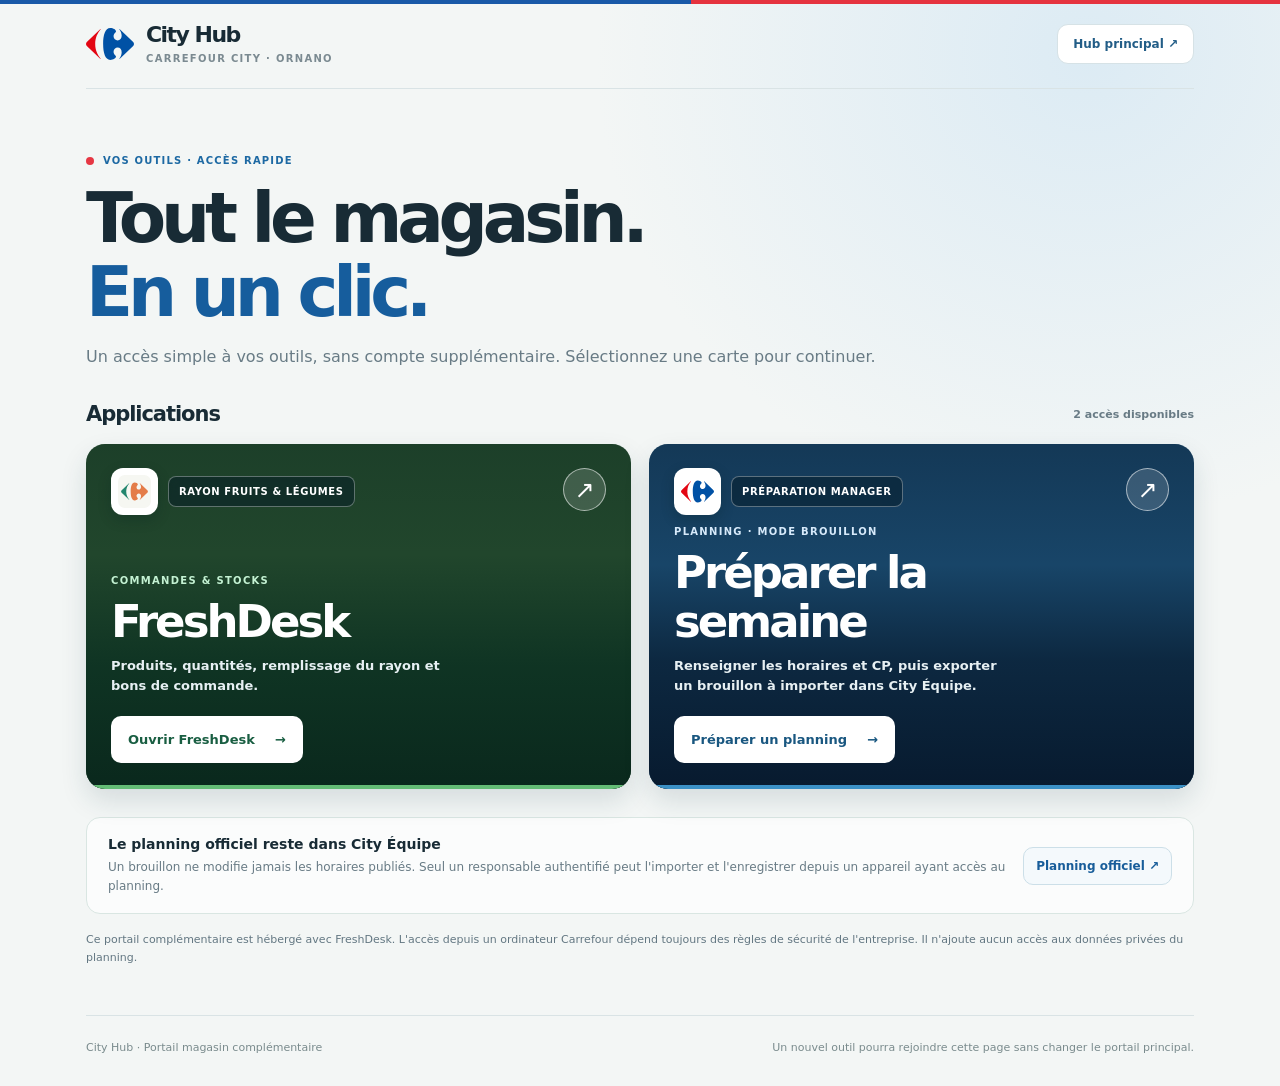
<file: hub/index.html>
<!doctype html>
<html lang="fr">
<head>
<meta charset="utf-8">
<meta name="viewport" content="width=device-width,initial-scale=1,viewport-fit=cover">
<meta name="theme-color" content="#f2f6f5">
<meta name="referrer" content="strict-origin-when-cross-origin">
<title>City Hub · Accès magasin</title>
<meta name="description" content="Accès simple aux outils Carrefour City : FreshDesk et préparation des plannings.">
<link rel="icon" href="./logo-city.svg" type="image/svg+xml">
<style>
:root{font-family:system-ui,-apple-system,"Segoe UI",sans-serif;--ink:#182b35;--muted:#687b85;--blue:#165d9d;--line:#d9e3e5;--bg:#f3f6f5}
*{box-sizing:border-box}body{background:radial-gradient(ellipse at 85% 5%,#dcebf4,transparent 32%),var(--bg);margin:0;color:var(--ink);-webkit-font-smoothing:antialiased;min-height:100vh}body::before{content:"";position:absolute;inset:0 0 auto;height:4px;background:linear-gradient(90deg,#1959a8 0 54%,#e5333f 54%)}a{color:inherit;text-decoration:none}a:focus-visible,button:focus-visible{outline:3px solid #1672d4;outline-offset:4px}.shell{max-width:1220px;margin:0 auto;padding:0 clamp(17px,4.5vw,56px)}header{height:89px;border-bottom:1px solid var(--line);display:flex;align-items:center;gap:16px;justify-content:space-between}.brand{display:flex;align-items:center;gap:12px}.brand img{width:48px;height:48px;object-fit:contain}.brand strong{display:block;font-size:22px;line-height:1;letter-spacing:-.07em}.brand small{display:block;color:#7b8a91;font-size:10px;letter-spacing:.13em;font-weight:800;margin-top:7px}.header-link{border:1px solid #d6e2e6;border-radius:11px;padding:12px 15px;color:#225d87;font-size:12px;font-weight:800;background:#fff}.header-link:hover{background:#e9f3fa}.intro{padding:clamp(37px,5.7vw,66px) 0 33px;max-width:800px}.overline{font-size:10px;letter-spacing:.12em;font-weight:900;color:#1d69a3;display:flex;align-items:center;gap:9px}.overline::before{content:"";width:8px;height:8px;border-radius:50%;background:#e63743}.intro h1{font-size:clamp(37px,5.6vw,69px);line-height:1.07;letter-spacing:-.075em;margin:16px 0 14px;font-weight:850}.intro h1 span{color:var(--blue)}.intro p{font-size:clamp(13px,1.5vw,16px);color:var(--muted);line-height:1.6;margin:0}.title-row{display:flex;justify-content:space-between;align-items:center;gap:14px;margin-bottom:18px}.title-row h2{font-size:21px;letter-spacing:-.05em;margin:0}.title-row small{color:var(--muted);font-size:11px;font-weight:700}.cards{display:grid;grid-template-columns:repeat(2,minmax(0,1fr));gap:18px}.card{position:relative;isolation:isolate;overflow:hidden;min-height:345px;border-radius:19px;display:flex;flex-direction:column;justify-content:space-between;padding:24px 25px 26px;background:#184568;color:#fff;box-shadow:0 12px 27px #153a4b22;transition:transform .25s,box-shadow .25s}.card:hover{transform:translateY(-4px);box-shadow:0 20px 38px #173e512b}.card::before{content:"";z-index:-1;position:absolute;inset:0;pointer-events:none;background:linear-gradient(180deg,#0c213659,#0c243500 35%,#081c30b5 63%,#07192df8),url('https://images.unsplash.com/photo-1534723452862-4c874018d66d?auto=format&fit=crop&w=1350&q=80') center/cover no-repeat}.card.fle{background:#21462c}.card.fle::before{background:linear-gradient(180deg,#102e2245,#0a351100 32%,#062b1fa8 64%,#09271cf8),url('https://images.unsplash.com/photo-1542838132-92c53300491e?auto=format&fit=crop&w=1350&q=80') center/cover no-repeat}.card::after{content:"";position:absolute;left:0;right:0;bottom:0;height:4px;background:#3b91c6}.card.fle::after{background:#64bc76}.card-top{display:flex;justify-content:space-between;align-items:start;gap:10px}.mini-brand{display:inline-flex;gap:10px;align-items:center}.mini-brand img{width:47px;height:47px;object-fit:contain;border-radius:12px;background:#fff;padding:7px;box-shadow:0 5px 13px #071f203e}.mini-brand span{border-radius:8px;display:inline-block;padding:9px 10px;background:#051b2680;border:1px solid #ffffff54;font-size:10px;font-weight:800;letter-spacing:.06em;backdrop-filter:blur(8px)}.arrow{font-size:24px;display:grid;place-items:center;width:43px;height:43px;border:1px solid #ffffff8e;border-radius:50%;background:#ffffff27}.copy{max-width:450px}.copy small{font-size:10px;letter-spacing:.13em;color:#d7eafb;font-weight:850}.card.fle .copy small{color:#c4f2d3}.copy h3{font-size:clamp(29px,3.8vw,45px);margin:9px 0 9px;letter-spacing:-.066em;line-height:1.1}.copy p{font-size:13px;font-weight:590;color:#e7f0f3;line-height:1.55;max-width:345px;margin:0 0 20px}.action{display:inline-flex;align-items:center;justify-content:space-between;gap:20px;min-height:47px;padding:11px 17px;background:#fff;border-radius:10px;color:#195780;font-size:13px;font-weight:850}.fle .action{color:#195e42}.note{margin:28px 0 0;border:1px solid #d9e6e2;border-radius:14px;background:#ffffffba;padding:18px 21px;display:flex;gap:14px;justify-content:space-between;align-items:center}.note strong{display:block;font-size:14px}.note p{font-size:12px;color:var(--muted);margin:6px 0 0;line-height:1.55}.note a{flex:none;color:#185d9a;font-size:12px;font-weight:800;padding:11px 12px;border:1px solid #ccdfe8;border-radius:10px;background:#f4f9fc}.note a:hover{background:#e8f2fa}footer{margin-top:48px;padding:25px 0 32px;border-top:1px solid var(--line);font-size:11px;color:#7a8b8d;display:flex;justify-content:space-between;gap:15px}.hint{margin-top:17px;font-size:11px;color:#637782;line-height:1.6}@media(max-width:740px){header{height:74px}.brand img{width:41px;height:41px}.brand strong{font-size:19px}.header-link{font-size:11px;padding:10px}.intro{padding:35px 0 29px}.intro h1{font-size:clamp(36px,9vw,52px)}.cards{grid-template-columns:1fr;gap:13px}.card{min-height:289px;padding:18px 19px 20px}.copy h3{font-size:33px}.note{display:block;padding:16px 17px}.note a{display:inline-block;margin-top:11px}footer{display:block;margin-top:34px}.footer-tip{display:block;margin-top:8px}}@media(prefers-reduced-motion:reduce){.card{transition:none}.card:hover{transform:none}}
</style>
</head>
<body>
<div class="shell">
<header>
<a class="brand" href="./" aria-label="City Hub, accueil"><img src="./logo-city.svg" alt=""><span><strong>City Hub</strong><small>CARREFOUR CITY · ORNANO</small></span></a>
<a class="header-link" href="https://city-ornano.fr/" title="Site principal (peut être filtré sur le réseau du magasin)">Hub principal ↗</a>
</header>
<main>
<section class="intro"><span class="overline">VOS OUTILS · ACCÈS RAPIDE</span><h1>Tout le magasin.<br><span>En un clic.</span></h1><p>Un accès simple à vos outils, sans compte supplémentaire. Sélectionnez une carte pour continuer.</p></section>
<section aria-labelledby="apps-title">
<div class="title-row"><h2 id="apps-title">Applications</h2><small>2 accès disponibles</small></div>
<div class="cards">
<a class="card fle" href="../" aria-label="Ouvrir FreshDesk, commandes de fruits et légumes"><div class="card-top"><span class="mini-brand"><img src="../brand-fresh.svg" alt=""><span>RAYON FRUITS & LÉGUMES</span></span><span class="arrow" aria-hidden="true">↗</span></div><div class="copy"><small>COMMANDES & STOCKS</small><h3>FreshDesk</h3><p>Produits, quantités, remplissage du rayon et bons de commande.</p><span class="action">Ouvrir FreshDesk <span aria-hidden="true">→</span></span></div></a>
<a class="card" href="./preparation.html" aria-label="Ouvrir un brouillon de planning hebdomadaire"><div class="card-top"><span class="mini-brand"><img src="./logo-city.svg" alt=""><span>PRÉPARATION MANAGER</span></span><span class="arrow" aria-hidden="true">↗</span></div><div class="copy"><small>PLANNING · MODE BROUILLON</small><h3>Préparer la semaine</h3><p>Renseigner les horaires et CP, puis exporter un brouillon à importer dans City Équipe.</p><span class="action">Préparer un planning <span aria-hidden="true">→</span></span></div></a>
</div>
</section>
<section class="note" aria-label="À savoir"><div><strong>Le planning officiel reste dans City Équipe</strong><p>Un brouillon ne modifie jamais les horaires publiés. Seul un responsable authentifié peut l'importer et l'enregistrer depuis un appareil ayant accès au planning.</p></div><a href="https://planning.city-ornano.fr/">Planning officiel ↗</a></section>
<p class="hint">Ce portail complémentaire est hébergé avec FreshDesk. L'accès depuis un ordinateur Carrefour dépend toujours des règles de sécurité de l'entreprise. Il n'ajoute aucun accès aux données privées du planning.</p>
</main>
<footer><span>City Hub · Portail magasin complémentaire</span><span class="footer-tip">Un nouvel outil pourra rejoindre cette page sans changer le portail principal.</span></footer>
</div>
</body>
</html>
</file>
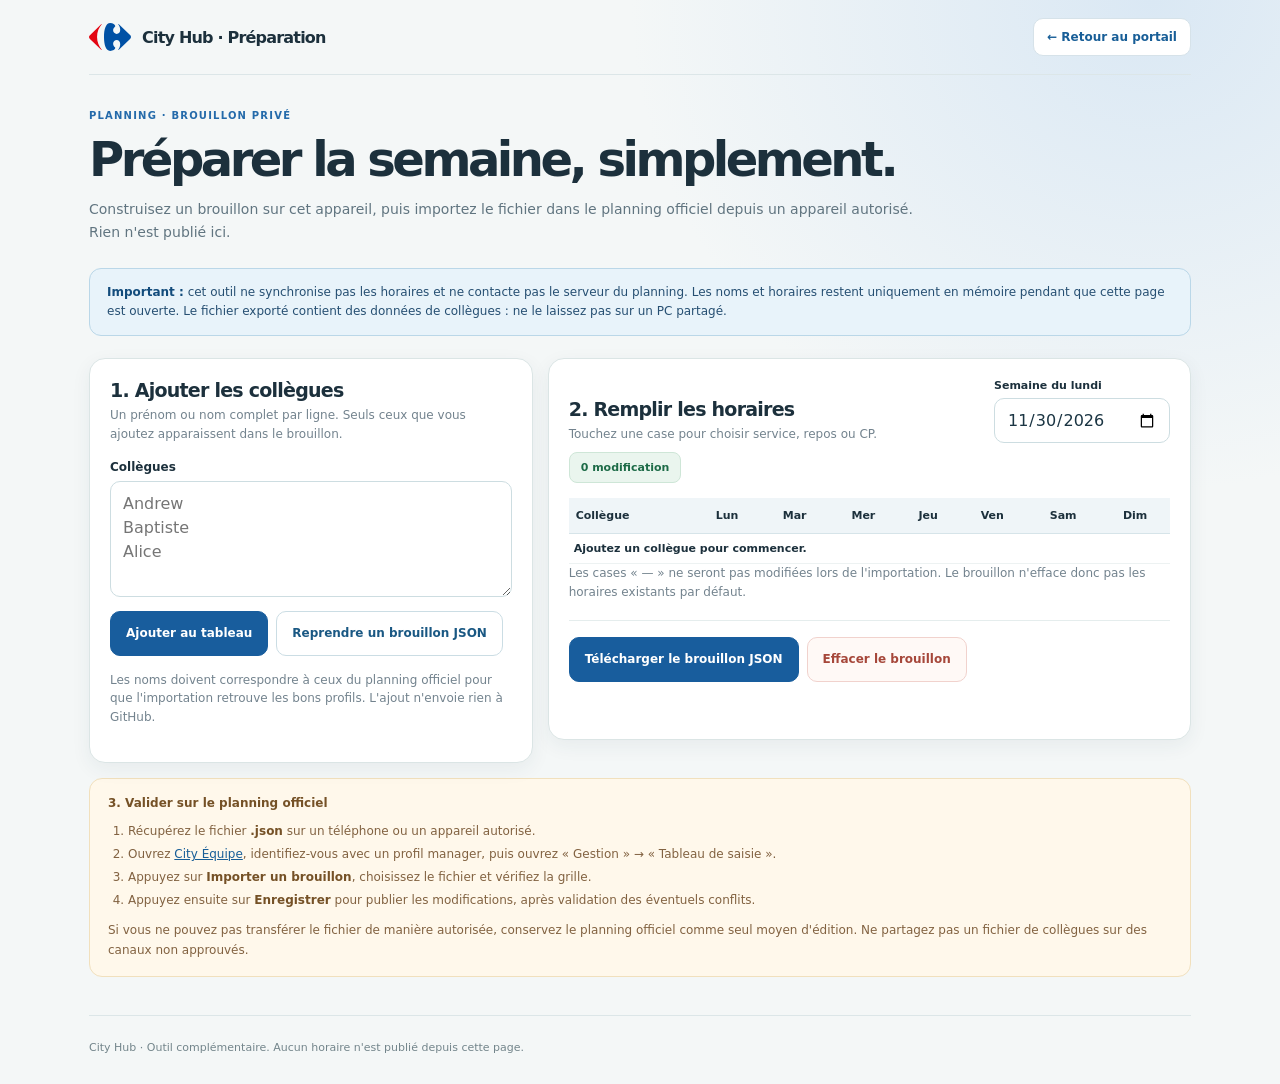
<file: hub/preparation.html>
<!doctype html>
<html lang="fr">
<head>
<meta charset="utf-8">
<meta name="viewport" content="width=device-width,initial-scale=1,viewport-fit=cover">
<meta name="theme-color" content="#163c66">
<meta name="referrer" content="no-referrer">
<title>Préparer un planning · City Hub</title>
<meta name="description" content="Préparer un brouillon hebdomadaire sans connexion au planning privé, puis l'importer avec l'accès manager.">
<link rel="icon" href="./logo-city.svg" type="image/svg+xml">
<style>
:root{font-family:system-ui,-apple-system,"Segoe UI",sans-serif;color:#1c303c;--blue:#1e66a4;--line:#dce6e8;--grey:#6e818d;background:#f4f7f7}*{box-sizing:border-box}body{margin:0;background:radial-gradient(ellipse at 90% 0,#dae8f4,transparent 32%),#f4f7f7}a{color:#185e97}button,input,textarea,select{font:inherit}button{cursor:pointer}button:disabled{cursor:not-allowed;opacity:.5}button:focus-visible,a:focus-visible,input:focus-visible,textarea:focus-visible,select:focus-visible{outline:3px solid #287ac4;outline-offset:2px}.shell{max-width:1190px;margin:0 auto;padding:0 clamp(13px,3.6vw,44px)}.header{height:75px;border-bottom:1px solid var(--line);display:flex;align-items:center;justify-content:space-between;gap:14px}.brand{display:flex;align-items:center;gap:11px;text-decoration:none;color:#1c303c;font-weight:850;letter-spacing:-.05em}.brand img{width:42px;height:42px;object-fit:contain}.header .back{font-size:12px;text-decoration:none;font-weight:800;background:#fff;border:1px solid #d6e2e9;border-radius:10px;padding:11px 13px}.hero{padding:35px 0 25px;max-width:840px}.eyebrow{font-size:10px;letter-spacing:.12em;color:#246aaa;font-weight:900}.hero h1{font-size:clamp(29px,4.4vw,48px);letter-spacing:-.073em;line-height:1.15;margin:11px 0}.hero p{font-size:14px;line-height:1.6;color:#617580;margin:0}.notice{background:#e8f3fa;border:1px solid #bad7e8;color:#264f72;padding:14px 17px;border-radius:12px;font-size:12px;line-height:1.6;margin:0 0 22px}.notice strong{color:#134c7c}.steps{display:grid;grid-template-columns:minmax(0,1fr) minmax(0,1.45fr);align-items:start;gap:15px}.panel{background:#fff;border:1px solid #dbe5e5;border-radius:16px;box-shadow:0 6px 19px #1b3b4910;min-width:0;padding:20px}.panel h2{font-size:19px;letter-spacing:-.04em;margin:0 0 5px}.panel p{color:#73838e;font-size:12px;line-height:1.55;margin:0 0 16px}.label{display:block;font-size:12px;font-weight:800;margin:13px 0 7px}.field{border:1px solid #cddde1;border-radius:10px;background:#fff;min-height:45px;padding:10px 12px;color:#1b3543;max-width:100%;width:100%}textarea.field{min-height:116px;resize:vertical;line-height:1.5}.controls{display:flex;gap:8px;flex-wrap:wrap;align-items:center}.btn{display:inline-flex;justify-content:center;align-items:center;gap:8px;padding:11px 15px;min-height:45px;border-radius:10px;font-size:12px;font-weight:850;border:1px solid #cbdde4;background:#fff;color:#1a5883}.btn:hover{background:#eaf4fa}.btn.primary{background:#185d9d;border-color:#185d9d;color:#fff}.btn.primary:hover{background:#114d82}.btn.danger{border-color:#f1d2cd;color:#a6473a;background:#fff9f6}.btn.full{width:100%}.helper{font-size:11px;color:#7b8991;line-height:1.55;margin-top:10px}.roster{margin:15px 0 0;padding:0;list-style:none;display:flex;flex-wrap:wrap;gap:6px}.roster li{display:inline-flex;align-items:center;gap:6px;background:#e7f1f9;border:1px solid #d2e6f1;border-radius:8px;color:#235f89;font-size:11px;padding:5px 8px;font-weight:750}.roster li button{border:0;background:transparent;color:#8f4c41;font-size:15px;font-weight:850;min-width:26px;min-height:26px}.weekbar{display:flex;justify-content:space-between;align-items:end;gap:9px;flex-wrap:wrap;margin-bottom:15px}.weekbar .date-field{max-width:180px}.date-field label{display:block;font-size:11px;font-weight:850;margin-bottom:6px}.count{background:#eaf5ee;color:#1d6b47;border:1px solid #cee6d7;padding:8px 11px;border-radius:8px;font-size:11px;font-weight:850}.sheet-scroller{overflow-x:auto;overscroll-behavior-inline:contain;-webkit-overflow-scrolling:touch}.sheet{width:100%;min-width:600px;border-spacing:0;border-collapse:separate;font-size:11px}.sheet th{padding:11px 7px;background:#eff5f8;border-bottom:1px solid #d6e4e9;font-size:11px;text-align:center}.sheet th:first-child{text-align:left;width:125px}.sheet td{padding:8px 5px;border-bottom:1px solid #edf2f2;text-align:center}.sheet td:first-child{text-align:left;font-weight:800;max-width:138px;overflow-wrap:anywhere}.cell{border:1px solid #dae6eb;background:#f8fbfc;border-radius:8px;padding:8px 5px;min-height:47px;min-width:64px;width:100%;color:#486a7a;font-size:10px;font-weight:750;line-height:1.35}.cell:hover{border-color:#8bbad6;background:#eff7fb}.cell.service{background:#e6f2fc;border-color:#b6d7ee;color:#155b92}.cell.cp{background:#e5edec;border-color:#cedcdb;color:#426f64}.cell.repos{background:#f1f2f3;border-color:#dbdfe3;color:#6b7b87}.actions{margin-top:18px;padding-top:16px;border-top:1px solid #e5eded}.status{margin:12px 0 0;font-size:12px;color:#336145;min-height:21px}.status.error{color:#aa4439}.infobox{margin-top:15px;background:#fff8eb;border:1px solid #f1e0bd;border-radius:13px;padding:15px 18px;font-size:12px;line-height:1.65;color:#826241}.infobox strong{color:#755126}.infobox ol{padding-left:20px;margin:8px 0 0}.infobox li{margin:3px 0}.dialog{max-width:450px;width:calc(100% - 26px);border:1px solid #d4e1e7;border-radius:16px;box-shadow:0 24px 70px #102e4854;padding:22px;background:#fff;color:#1b303c}.dialog::backdrop{background:#0e2635a0}.dialog h2{font-size:23px;letter-spacing:-.05em;margin:0 0 8px}.dialog p{font-size:12px;color:#627782;margin:0 0 18px}.dialog .choice{display:flex;gap:9px;flex-wrap:wrap}.choice label{display:inline-flex;align-items:center;gap:5px;border:1px solid #d6e5e7;padding:10px 12px;border-radius:9px;font-size:12px;font-weight:750;cursor:pointer}.time-row{display:grid;grid-template-columns:1fr 1fr;gap:10px;margin-top:11px}.presets{display:flex;gap:6px;flex-wrap:wrap;margin-top:10px}.presets button{font-size:10px;font-weight:750;border:1px solid #cbdfea;background:#f2f8fc;border-radius:8px;padding:8px 9px;min-height:36px;color:#205982}.footer-controls{margin-top:18px;display:flex;gap:9px;justify-content:flex-end}.footer{font-size:11px;color:#73858b;border-top:1px solid var(--line);padding:25px 0 30px;margin-top:38px}@media(max-width:900px){.steps{grid-template-columns:1fr}.panel{padding:17px}.sheet{min-width:620px}}@media(max-width:430px){.header{height:67px}.brand img{width:34px;height:34px}.brand{font-size:13px}.hero{padding:28px 0 21px}.hero h1{font-size:31px}.controls .btn{flex:1}.time-row{grid-template-columns:1fr 1fr}}@media(prefers-reduced-motion:reduce){*,*::before,*::after{scroll-behavior:auto!important;transition:none!important}}
</style>
</head>
<body>
<div class="shell">
<header class="header"><a class="brand" href="./"><img src="./logo-city.svg" alt=""><span>City Hub · Préparation</span></a><a href="./" class="back">← Retour au portail</a></header>
<main>
<section class="hero"><div class="eyebrow">PLANNING · BROUILLON PRIVÉ</div><h1>Préparer la semaine, simplement.</h1><p>Construisez un brouillon sur cet appareil, puis importez le fichier dans le planning officiel depuis un appareil autorisé. Rien n'est publié ici.</p></section>
<div class="notice" role="note"><strong>Important :</strong> cet outil ne synchronise pas les horaires et ne contacte pas le serveur du planning. Les noms et horaires restent uniquement en mémoire pendant que cette page est ouverte. Le fichier exporté contient des données de collègues : ne le laissez pas sur un PC partagé.</div>
<div class="steps">
<section class="panel" aria-labelledby="team-title"><h2 id="team-title">1. Ajouter les collègues</h2><p>Un prénom ou nom complet par ligne. Seuls ceux que vous ajoutez apparaissent dans le brouillon.</p>
<label class="label" for="teamInput">Collègues</label><textarea id="teamInput" class="field" placeholder="Andrew&#10;Baptiste&#10;Alice" maxlength="4000"></textarea>
<div class="controls" style="margin-top:10px"><button class="btn primary" id="addTeam" type="button">Ajouter au tableau</button><button class="btn" id="openDraft" type="button">Reprendre un brouillon JSON</button><input id="draftInput" type="file" accept=".json,application/json" hidden></div>
<ul id="roster" class="roster" aria-label="Collègues ajoutés"></ul>
<p class="helper">Les noms doivent correspondre à ceux du planning officiel pour que l'importation retrouve les bons profils. L'ajout n'envoie rien à GitHub.</p>
</section>
<section class="panel" aria-labelledby="schedule-title"><div class="weekbar"><div><h2 id="schedule-title">2. Remplir les horaires</h2><p style="margin:5px 0 0">Touchez une case pour choisir service, repos ou CP.</p></div><div class="date-field"><label for="weekInput">Semaine du lundi</label><input id="weekInput" type="date" class="field"></div><div class="count" id="dirtyCount">0 modification</div></div>
<div class="sheet-scroller"><table class="sheet" aria-label="Semaine à préparer"><thead><tr><th scope="col">Collègue</th><th scope="col">Lun</th><th scope="col">Mar</th><th scope="col">Mer</th><th scope="col">Jeu</th><th scope="col">Ven</th><th scope="col">Sam</th><th scope="col">Dim</th></tr></thead><tbody id="shiftRows"><tr><td colspan="8">Ajoutez un collègue pour commencer.</td></tr></tbody></table></div>
<p class="helper">Les cases « — » ne seront pas modifiées lors de l'importation. Le brouillon n'efface donc pas les horaires existants par défaut.</p>
<div class="actions"><div class="controls"><button class="btn primary" id="exportDraft" type="button">Télécharger le brouillon JSON</button><button class="btn danger" id="clearDraft" type="button">Effacer le brouillon</button></div><p class="status" id="status" role="status" aria-live="polite"></p></div>
</section>
</div>
<section class="infobox" aria-labelledby="handoff-title"><strong id="handoff-title">3. Valider sur le planning officiel</strong><ol><li>Récupérez le fichier <strong>.json</strong> sur un téléphone ou un appareil autorisé.</li><li>Ouvrez <a href="https://planning.city-ornano.fr/">City Équipe</a>, identifiez-vous avec un profil manager, puis ouvrez « Gestion » → « Tableau de saisie ».</li><li>Appuyez sur <strong>Importer un brouillon</strong>, choisissez le fichier et vérifiez la grille.</li><li>Appuyez ensuite sur <strong>Enregistrer</strong> pour publier les modifications, après validation des éventuels conflits.</li></ol><p style="margin:11px 0 0">Si vous ne pouvez pas transférer le fichier de manière autorisée, conservez le planning officiel comme seul moyen d'édition. Ne partagez pas un fichier de collègues sur des canaux non approuvés.</p></section>
</main><footer class="footer">City Hub · Outil complémentaire. Aucun horaire n'est publié depuis cette page.</footer>
</div>
<dialog class="dialog" id="cellDialog" aria-labelledby="cellTitle">
<form id="cellForm"><h2 id="cellTitle">Modifier une case</h2><p id="cellDate"></p>
<div class="choice"><label><input type="radio" name="kind" value="service" checked> Service</label><label><input type="radio" name="kind" value="repos"> Repos</label><label><input type="radio" name="kind" value="cp"> CP</label></div>
<div id="timeBlock"><div class="time-row"><label class="label" for="startTime">Arrivée<input type="time" class="field" id="startTime" value="06:00" required></label><label class="label" for="endTime">Départ<input type="time" class="field" id="endTime" value="13:20" required></label></div>
<div class="presets"><button type="button" data-times="06:00|13:20">6h–13h20</button><button type="button" data-times="06:40|14:00">6h40–14h</button><button type="button" data-times="07:00|14:20">7h–14h20</button><button type="button" data-times="09:00|13:00">9h–13h</button><button type="button" data-times="12:00|22:20">12h–22h20</button><button type="button" data-times="15:00|22:20">15h–22h20</button></div></div>
<div class="footer-controls"><button class="btn danger" id="clearCell" type="button">Ne pas modifier</button><button class="btn" id="cancelCell" type="button">Annuler</button><button class="btn primary" type="submit">Valider la case</button></div></form>
</dialog>
<script>
(function(){
'use strict';
const $=id=>document.getElementById(id);
const state={names:[],changes:new Map(),week:'',seq:0,edit:null};
const ISO=/^\d{4}-\d{2}-\d{2}$/;
const CLOCK=/^([01]\d|2[0-3]):[0-5]\d$/;
const norm=s=>String(s).trim().normalize('NFD').replace(/[\u0300-\u036f]/g,'').toLocaleLowerCase('fr').replace(/\s+/g,' ');
function isoDate(str){if(!ISO.test(str))return null;const d=new Date(str+'T00:00:00Z');return Number.isFinite(d.valueOf())&&d.toISOString().slice(0,10)===str?d:null}
function monday(str){const d=isoDate(str);if(!d)return null;d.setUTCDate(d.getUTCDate() - (d.getUTCDay()+6)%7);return d.toISOString().slice(0,10)}
function dayAdd(str,n){const d=isoDate(str);d.setUTCDate(d.getUTCDate()+n);return d.toISOString().slice(0,10)}
function key(id,date){return String(id)+'|'+date}
function tell(msg,error){$('status').textContent=msg;$('status').classList.toggle('error',!!error)}
function button(label,cls,onclick){const b=document.createElement('button');b.type='button';b.textContent=label;b.className=cls;b.addEventListener('click',onclick);return b}
function render(){
 $('weekInput').value=state.week;
 $('dirtyCount').textContent=state.changes.size+' modification'+(state.changes.size>1?'s':'');
 const roster=$('roster');roster.replaceChildren();
 state.names.forEach(p=>{const li=document.createElement('li');const span=document.createElement('span');span.textContent=p.name;li.append(span,button('×','',()=>{
 if(!confirm('Retirer '+p.name+' et ses cases ?'))return;state.names=state.names.filter(x=>x.id!==p.id);
 for(const k of state.changes.keys())if(k.startsWith(p.id+'|'))state.changes.delete(k);render();
 }));roster.append(li)});
 const tbody=$('shiftRows');tbody.replaceChildren();
 if(!state.names.length){const tr=document.createElement('tr'),td=document.createElement('td');td.colSpan=8;td.textContent='Ajoutez un collègue pour commencer.';tr.append(td);tbody.append(tr);return}
 for(const p of state.names){
  const tr=document.createElement('tr'),head=document.createElement('td');head.textContent=p.name;tr.append(head);
  for(let i=0;i<7;i++){
   const date=dayAdd(state.week,i),change=state.changes.get(key(p.id,date));
   const td=document.createElement('td');
   const caption=!change?'—':change.kind==='service'?change.starts_at.replace(':','h')+'–'+change.ends_at.replace(':','h'):change.kind==='cp'?'CP':'Repos';
   const b=button(caption,'cell'+(change?' '+change.kind:''),()=>openCell(p,date));
   b.setAttribute('aria-label',p.name+', '+date+' : '+(change?caption:'non modifié')+', cliquer pour modifier');
   td.append(b);tr.append(td);
  }
  tbody.append(tr);
 }
}
function addNames(input){
 const items=input.split(/[\n;]+/).map(x=>x.trim()).filter(Boolean);
 if(!items.length)throw Error('Saisissez au moins un collègue.');
 if(state.names.length+items.length>28)throw Error('Maximum 28 collègues dans le brouillon.');
 const seen=new Set(state.names.map(x=>norm(x.name)));
 let count=0;
 for(const name of items){
  if(name.length>70)throw Error('Nom de collègue trop long.');
  if(!seen.has(norm(name))){state.names.push({id:++state.seq,name});seen.add(norm(name));count++}
 }
 return count;
}
function openCell(p,date){
 state.edit={id:p.id,date,name:p.name};
 const c=state.changes.get(key(p.id,date));
 $('cellTitle').textContent=p.name;
 $('cellDate').textContent=new Date(date+'T12:00:00Z').toLocaleDateString('fr-FR',{weekday:'long',day:'numeric',month:'long',year:'numeric',timeZone:'UTC'});
 const kind=c?.kind||'service';
 document.querySelectorAll('input[name="kind"]').forEach(el=>el.checked=el.value===kind);
 $('startTime').value=c?.starts_at||'06:00';$('endTime').value=c?.ends_at||'13:20';
 updateTime();$('cellDialog').showModal();
}
function updateTime(){const kind=document.querySelector('input[name="kind"]:checked').value;const active=kind==='service';$('timeBlock').hidden=!active;$('startTime').required=active;$('endTime').required=active}
function validate(d){
 if(!d||d.format!=='city-equipe-draft/v1'||!isoDate(d.week_start)||monday(d.week_start)!==d.week_start||!Array.isArray(d.changes)||d.changes.length>196)throw Error('Le fichier n’est pas un brouillon City Équipe valide.');
 const unique=new Set();
 for(const c of d.changes){
  if(!c||typeof c.employee_name!=='string'||!c.employee_name.trim()||c.employee_name.length>70)throw Error('Nom invalide dans le fichier.');
  if(!isoDate(c.work_date)||c.work_date<d.week_start||c.work_date>dayAdd(d.week_start,6))throw Error('Date hors semaine dans le fichier.');
  if(!['service','repos','cp'].includes(c.kind))throw Error('Type de case inconnu.');
  if(c.kind==='service'&&(!CLOCK.test(c.starts_at)||!CLOCK.test(c.ends_at)||c.starts_at>=c.ends_at))throw Error('Horaires invalides pour '+c.employee_name+'.');
  const k=norm(c.employee_name)+'|'+c.work_date;if(unique.has(k))throw Error('Case dupliquée : '+c.employee_name);unique.add(k);
 }
 return d;
}
function exportDraft(){
 const changes=[];
 for(const p of state.names){
  for(let i=0;i<7;i++){
   const d=dayAdd(state.week,i),value=state.changes.get(key(p.id,d));if(!value)continue;
   changes.push(Object.assign({employee_name:p.name,work_date:d,kind:value.kind},value.kind==='service'?{starts_at:value.starts_at,ends_at:value.ends_at}:{}));
  }
 }
 if(!changes.length){tell('Modifiez au moins une case avant de télécharger.',true);return}
 const data={format:'city-equipe-draft/v1',week_start:state.week,created_at:new Date().toISOString(),changes};validate(data);
 const blob=new Blob([JSON.stringify(data,null,2)],{type:'application/json;charset=utf-8'});
 const url=URL.createObjectURL(blob),a=document.createElement('a');a.href=url;a.download='planning-brouillon-'+state.week+'.json';document.body.append(a);a.click();a.remove();setTimeout(()=>URL.revokeObjectURL(url),1000);
 tell('Brouillon téléchargé. Aucune donnée n’a été publiée. Supprimez le fichier du PC partagé après transfert.');
}
async function loadDraft(file){
 if(!file||file.size>250000)throw Error('Fichier trop volumineux.');
 const data=validate(JSON.parse(await file.text()));
 if(state.changes.size&&!confirm('Remplacer le brouillon en cours ?'))return;
 const people=[],found=new Map();let next=0;
 for(const c of data.changes){const k=norm(c.employee_name);if(!found.has(k)){const person={id:++next,name:c.employee_name};people.push(person);found.set(k,person)}}
 state.names=people;state.seq=next;state.week=data.week_start;state.changes.clear();
 for(const c of data.changes){const p=found.get(norm(c.employee_name));const value={kind:c.kind};if(c.kind==='service'){value.starts_at=c.starts_at;value.ends_at=c.ends_at}state.changes.set(key(p.id,c.work_date),value)}
 render();tell('Brouillon chargé. Vérifiez les cases avant de le transférer.');
}
$('addTeam').addEventListener('click',()=>{try{const count=addNames($('teamInput').value);$('teamInput').value='';render();tell(count+' collègue'+(count>1?'s':'')+' ajouté'+(count>1?'s':'')+'.')}catch(e){tell(e.message,true)}});
$('weekInput').addEventListener('change',e=>{const next=monday(e.target.value);if(!next){e.target.value=state.week;tell('Choisissez une date valide.',true);return}if(next!==state.week&&state.changes.size&&!confirm('Changer de semaine efface les cases du brouillon actuel. Continuer ?')){e.target.value=state.week;return}if(next!==state.week){state.week=next;state.changes.clear()}render()});
$('openDraft').addEventListener('click',()=>$('draftInput').click());
$('draftInput').addEventListener('change',async e=>{try{if(e.target.files[0])await loadDraft(e.target.files[0])}catch(err){tell(err.message,true)}finally{e.target.value=''}});
$('exportDraft').addEventListener('click',exportDraft);
$('clearDraft').addEventListener('click',()=>{if(!state.names.length&&!state.changes.size)return;if(!confirm('Effacer tous les collègues et cases de cette page ?'))return;state.names=[];state.changes.clear();render();tell('Brouillon effacé de cette page.')});
document.querySelectorAll('input[name="kind"]').forEach(el=>el.addEventListener('change',updateTime));
document.querySelectorAll('[data-times]').forEach(b=>b.addEventListener('click',()=>{const vals=b.dataset.times.split('|');$('startTime').value=vals[0];$('endTime').value=vals[1]}));
$('cancelCell').addEventListener('click',()=>$('cellDialog').close());
$('clearCell').addEventListener('click',()=>{if(state.edit)state.changes.delete(key(state.edit.id,state.edit.date));$('cellDialog').close();render()});
$('cellForm').addEventListener('submit',e=>{e.preventDefault();const kind=document.querySelector('input[name="kind"]:checked').value;const value={kind};if(kind==='service'){const a=$('startTime').value,b=$('endTime').value;if(!CLOCK.test(a)||!CLOCK.test(b)||a>=b){alert('Horaires invalides : le départ doit être après l’arrivée.');return}value.starts_at=a;value.ends_at=b}
 if(!state.edit)return;state.changes.set(key(state.edit.id,state.edit.date),value);$('cellDialog').close();render();tell('Case ajoutée au brouillon, pas encore publiée.')});
window.addEventListener('beforeunload',e=>{if(state.changes.size){e.preventDefault();e.returnValue=''}});
state.week=monday(new Intl.DateTimeFormat('sv-SE',{timeZone:'Europe/Paris',year:'numeric',month:'2-digit',day:'2-digit'}).format(new Date()));render();
})();
</script>
</body>
</html>
</file>
